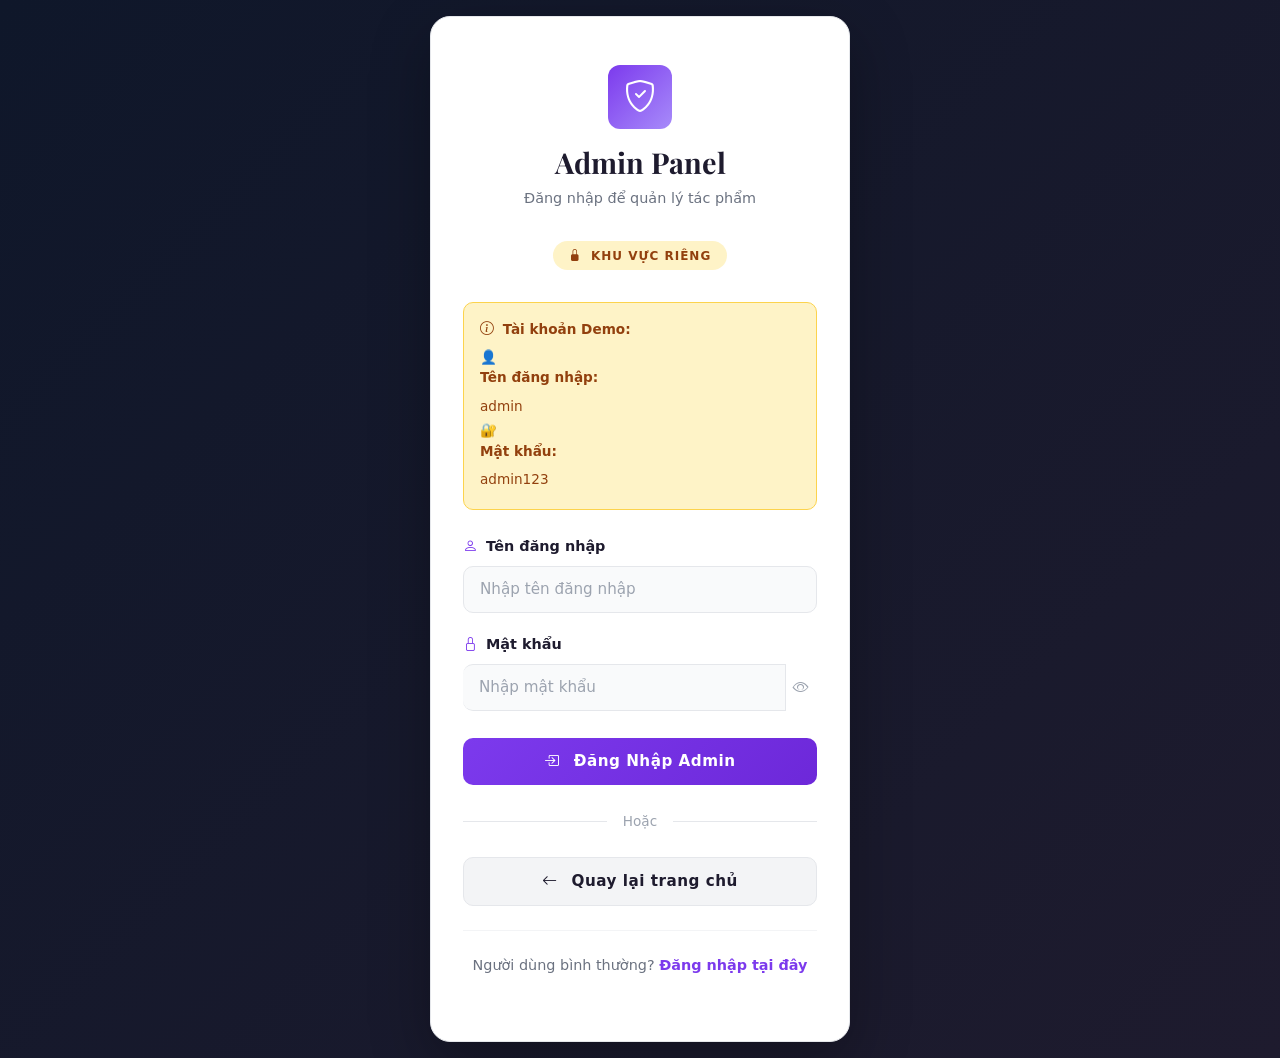
<file: admin-login.html>
<!DOCTYPE html>
<html lang="vi">
<head>
    <meta charset="UTF-8">
    <meta name="viewport" content="width=device-width, initial-scale=1.0">
    <meta name="description" content="Admin Login - ArtGallery Admin Panel">
    <title>Admin Login — ArtGallery</title>

    <!-- Bootstrap 5 CSS -->
    <link href="https://cdn.jsdelivr.net/npm/bootstrap@5.3.3/dist/css/bootstrap.min.css" rel="stylesheet">
    <!-- Bootstrap Icons -->
    <link href="https://cdn.jsdelivr.net/npm/bootstrap-icons@1.11.3/font/bootstrap-icons.css" rel="stylesheet">
    <!-- Google Fonts -->
    <link rel="preconnect" href="https://fonts.googleapis.com">
    <link rel="preconnect" href="https://fonts.gstatic.com" crossorigin>
    <link href="https://fonts.googleapis.com/css2?family=Playfair+Display:wght@400;600;700&family=DM+Sans:wght@300;400;500;600;700&display=swap" rel="stylesheet">
    <!-- Custom CSS -->
    <link rel="stylesheet" href="./css/style.css">
    <style>
        /* Admin Auth Page */
        body.admin-auth-page {
            background: linear-gradient(135deg, #0f172a 0%, #1e1b2e 100%);
            min-height: 100vh;
            display: flex;
            align-items: center;
            justify-content: center;
            padding: 1rem;
        }

        .admin-auth-container {
            background: #ffffff;
            border-radius: 20px;
            box-shadow: 0 20px 60px rgba(0,0,0,0.3);
            padding: 3rem 2rem;
            width: 100%;
            max-width: 420px;
            border: 1px solid #e5e7eb;
        }

        @media(max-width: 575.98px) {
            .admin-auth-container {
                padding: 2rem 1.5rem;
                border-radius: 16px;
            }
        }

        .admin-auth-header {
            text-align: center;
            margin-bottom: 2rem;
        }

        .admin-auth-logo {
            width: 64px;
            height: 64px;
            background: linear-gradient(135deg, #7c3aed, #a78bfa);
            border-radius: 12px;
            display: flex;
            align-items: center;
            justify-content: center;
            color: #fff;
            font-size: 2rem;
            margin: 0 auto 1rem;
        }

        .admin-auth-header h2 {
            font-family: 'Playfair Display', serif;
            font-size: 1.8rem;
            font-weight: 700;
            color: #1e1b2e;
            margin-bottom: 0.5rem;
        }

        .admin-auth-header p {
            color: #6b7280;
            font-size: 0.9rem;
        }

        .admin-auth-header .badge {
            background: #fef3c7;
            color: #92400e;
            padding: 0.5rem 1rem;
            border-radius: 20px;
            font-size: 0.75rem;
            font-weight: 600;
            letter-spacing: 1px;
            text-transform: uppercase;
            margin-top: 1rem;
            display: inline-block;
        }

        .form-group {
            margin-bottom: 1.2rem;
        }

        .form-label {
            font-weight: 600;
            color: #1e1b2e;
            font-size: 0.9rem;
            margin-bottom: 0.5rem;
        }

        .form-control {
            border: 1.5px solid #e5e7eb;
            border-radius: 10px;
            padding: 0.7rem 1rem;
            font-size: 0.95rem;
            transition: all 0.3s ease;
            background: #f9fafb;
        }

        .form-control:focus {
            background: #ffffff;
            border-color: #7c3aed;
            box-shadow: 0 0 0 3px rgba(124, 58, 237, 0.1);
        }

        .form-control::placeholder {
            color: #9ca3af;
        }

        .btn-admin-auth {
            width: 100%;
            padding: 0.75rem 1.5rem;
            border: none;
            border-radius: 10px;
            font-weight: 600;
            font-size: 0.95rem;
            transition: all 0.3s ease;
            letter-spacing: 0.5px;
            margin-top: 0.5rem;
        }

        .btn-admin-login {
            background: linear-gradient(135deg, #7c3aed, #6d28d9);
            color: #fff;
        }

        .btn-admin-login:hover {
            background: linear-gradient(135deg, #6d28d9, #5b21b6);
            transform: translateY(-2px);
            box-shadow: 0 8px 20px rgba(124,58,237,0.3);
            color: #fff;
        }

        .btn-admin-back {
            background: #f3f4f6;
            color: #1e1b2e;
            border: 1.5px solid #e5e7eb;
            margin-top: 0;
        }

        .btn-admin-back:hover {
            background: #e5e7eb;
            color: #1e1b2e;
        }

        .admin-auth-divider {
            text-align: center;
            margin: 1.5rem 0;
            position: relative;
        }

        .admin-auth-divider::before {
            content: '';
            position: absolute;
            top: 50%;
            left: 0;
            right: 0;
            height: 1px;
            background: #e5e7eb;
        }

        .admin-auth-divider span {
            background: #fff;
            padding: 0 1rem;
            color: #9ca3af;
            font-size: 0.85rem;
            position: relative;
        }

        .admin-auth-footer {
            text-align: center;
            margin-top: 1.5rem;
            padding-top: 1.5rem;
            border-top: 1px solid #f3f4f6;
        }

        .admin-auth-footer p {
            color: #6b7280;
            font-size: 0.9rem;
        }

        .admin-auth-footer a {
            color: #7c3aed;
            text-decoration: none;
            font-weight: 600;
            transition: color 0.3s ease;
        }

        .admin-auth-footer a:hover {
            color: #6d28d9;
        }

        .alert-error {
            background: rgba(220,38,38,0.05);
            border: 1.5px solid rgba(220,38,38,0.2);
            color: #b91c1c;
            border-radius: 10px;
            padding: 0.75rem 1rem;
            margin-bottom: 1rem;
            font-size: 0.9rem;
            display: none;
        }

        .alert-error.show {
            display: block;
            animation: slideDown 0.3s ease;
        }

        .alert-success {
            background: rgba(22,163,74,0.05);
            border: 1.5px solid rgba(22,163,74,0.2);
            color: #166534;
            border-radius: 10px;
            padding: 0.75rem 1rem;
            margin-bottom: 1rem;
            font-size: 0.9rem;
            display: none;
        }

        .alert-success.show {
            display: block;
            animation: slideDown 0.3s ease;
        }

        @keyframes slideDown {
            from {
                opacity: 0;
                transform: translateY(-10px);
            }
            to {
                opacity: 1;
                transform: translateY(0);
            }
        }

        .btn-toggle-password {
            background: none;
            border: none;
            color: #9ca3af;
            cursor: pointer;
            padding: 0 0.5rem;
        }

        .btn-toggle-password:hover {
            color: #7c3aed;
        }

        .input-group-text {
            background: #f9fafb;
            border: 1.5px solid #e5e7eb;
            border-right: none;
            color: #9ca3af;
        }

        .form-control.with-icon {
            border-left: none;
        }

        .form-control.with-icon:focus {
            border-left: none;
        }

        .demo-credentials {
            background: #fef3c7;
            border: 1px solid #fcd34d;
            border-radius: 10px;
            padding: 1rem;
            margin-bottom: 1.5rem;
            font-size: 0.85rem;
            color: #92400e;
        }

        .demo-credentials strong {
            display: block;
            margin-bottom: 0.5rem;
            font-weight: 700;
        }

        .demo-credentials .cred {
            margin: 0.25rem 0;
        }

        .icon-admin-accent {
            color: #7c3aed;
        }
    </style>
</head>
<body class="admin-auth-page">

    <div class="admin-auth-container">
        <!-- Header -->
        <div class="admin-auth-header">
            <div class="admin-auth-logo">
                <i class="bi bi-shield-check"></i>
            </div>
            <h2>Admin Panel</h2>
            <p>Đăng nhập để quản lý tác phẩm</p>
            <span class="badge"><i class="bi bi-lock-fill me-1"></i> Khu vực riêng</span>
        </div>

        <!-- Demo Credentials -->
        <div class="demo-credentials">
            <strong><i class="bi bi-info-circle me-1"></i> Tài khoản Demo:</strong>
            <div class="cred">👤 <strong>Tên đăng nhập:</strong> admin</div>
            <div class="cred">🔐 <strong>Mật khẩu:</strong> admin123</div>
        </div>

        <!-- Alerts -->
        <div id="alert-error" class="alert-error" role="alert">
            <i class="bi bi-exclamation-circle me-2"></i>
            <span id="alert-error-text"></span>
        </div>
        <div id="alert-success" class="alert-success" role="alert">
            <i class="bi bi-check-circle me-2"></i>
            <span id="alert-success-text"></span>
        </div>

        <!-- Login Form -->
        <form id="admin-login-form" onsubmit="handleAdminLogin(event)">
            <div class="form-group">
                <label for="admin-username" class="form-label">
                    <i class="bi bi-person me-1 icon-admin-accent"></i> Tên đăng nhập
                </label>
                <input type="text" class="form-control" id="admin-username" placeholder="Nhập tên đăng nhập" required>
            </div>

            <div class="form-group">
                <label for="admin-password" class="form-label">
                    <i class="bi bi-lock me-1 icon-admin-accent"></i> Mật khẩu
                </label>
                <div class="input-group">
                    <input type="password" class="form-control with-icon" id="admin-password" placeholder="Nhập mật khẩu" required>
                    <button class="btn-toggle-password" type="button" id="toggle-admin-password" title="Hiện/ẩn mật khẩu">
                        <i class="bi bi-eye"></i>
                    </button>
                </div>
            </div>

            <button type="submit" class="btn btn-admin-auth btn-admin-login">
                <i class="bi bi-box-arrow-in-right me-2"></i> Đăng Nhập Admin
            </button>

            <div class="admin-auth-divider">
                <span>Hoặc</span>
            </div>

            <button type="button" class="btn btn-admin-auth btn-admin-back" onclick="window.location.href='index.html'">
                <i class="bi bi-arrow-left me-2"></i> Quay lại trang chủ
            </button>
        </form>

        <!-- Footer -->
        <div class="admin-auth-footer">
            <p>
                Người dùng bình thường?
                <a href="login.html"><strong>Đăng nhập tại đây</strong></a>
            </p>
        </div>
    </div>

    <!-- Scripts -->
    <script src="js/auth.js"></script>
    <script>
        // Toggle password visibility
        function setupPasswordToggle(toggleBtn, inputField) {
            if (toggleBtn) {
                toggleBtn.addEventListener('click', function() {
                    const isPassword = inputField.type === 'password';
                    inputField.type = isPassword ? 'text' : 'password';
                    toggleBtn.innerHTML = `<i class="bi bi-${isPassword ? 'eye-slash' : 'eye'}"></i>`;
                });
            }
        }

        // Setup password toggle
        setupPasswordToggle(
            document.getElementById('toggle-admin-password'),
            document.getElementById('admin-password')
        );

        // Show alert
        function showAlert(type, message) {
            const errorAlert = document.getElementById('alert-error');
            const successAlert = document.getElementById('alert-success');
            
            if (type === 'error') {
                document.getElementById('alert-error-text').textContent = message;
                errorAlert.classList.add('show');
                successAlert.classList.remove('show');
            } else if (type === 'success') {
                document.getElementById('alert-success-text').textContent = message;
                successAlert.classList.add('show');
                errorAlert.classList.remove('show');
            }
        }

        // Clear alerts
        function clearAlerts() {
            document.getElementById('alert-error').classList.remove('show');
            document.getElementById('alert-success').classList.remove('show');
        }

        // Handle admin login
        function handleAdminLogin(e) {
            e.preventDefault();
            clearAlerts();

            const username = document.getElementById('admin-username').value.trim();
            const password = document.getElementById('admin-password').value;

            if (!username || !password) {
                showAlert('error', 'Vui lòng điền đầy đủ thông tin');
                return;
            }

            const result = auth.loginAdmin(username, password);
            
            if (result.success) {
                showAlert('success', result.message);
                setTimeout(() => {
                    window.location.href = 'admin.html';
                }, 1000);
            } else {
                showAlert('error', result.message);
            }
        }

        // Check if already logged in as admin
        window.addEventListener('load', function() {
            if (auth.isAdminLoggedIn()) {
                window.location.href = 'admin.html';
            }
        });
    </script>
</body>
</html>
</file>
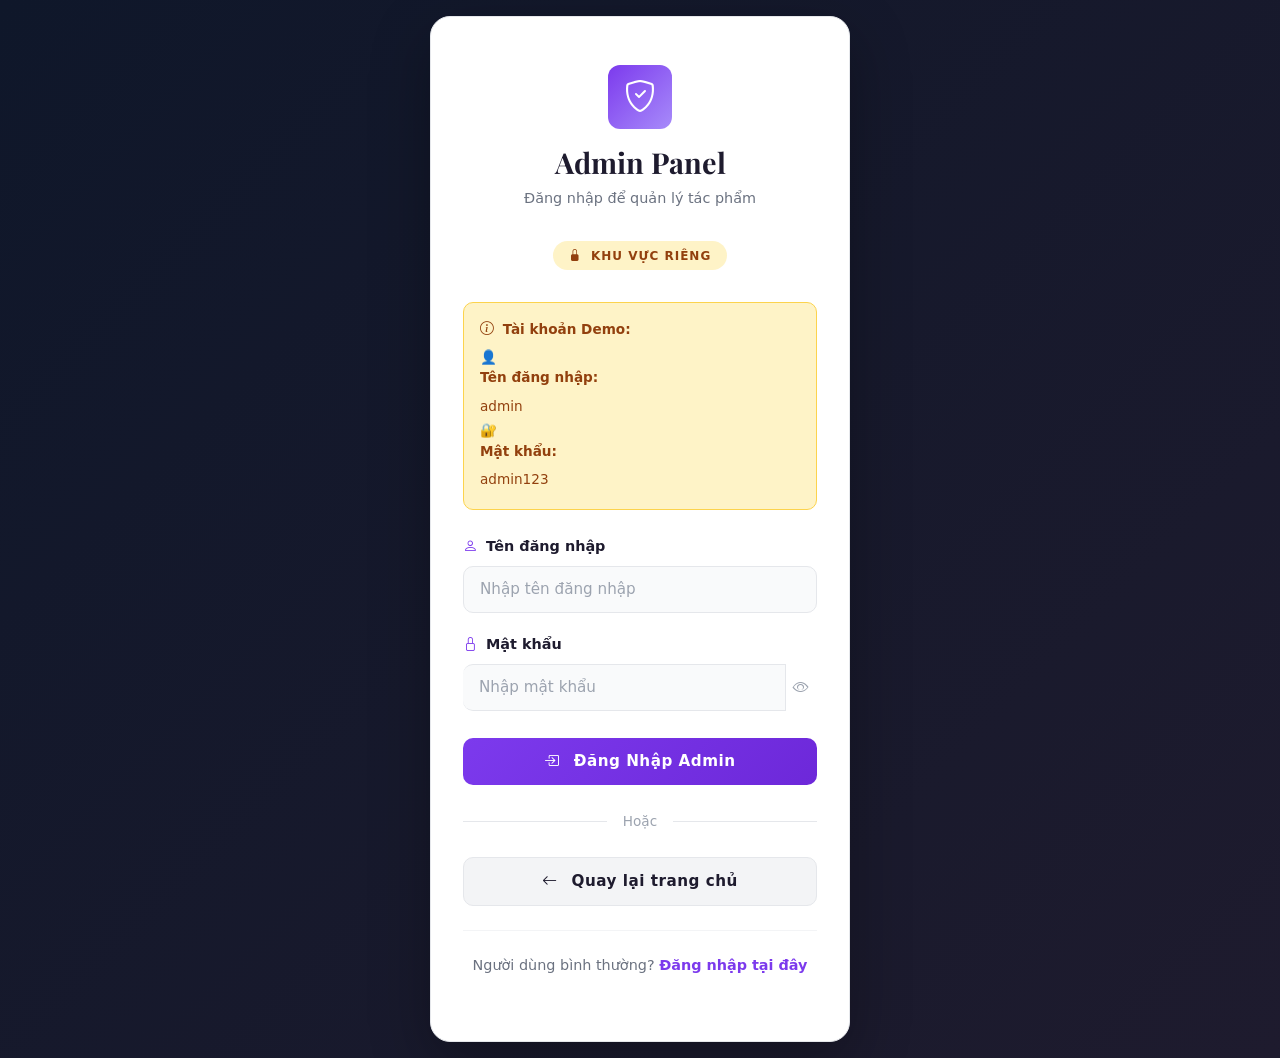
<file: admin.html>
<!DOCTYPE html>
<html lang="vi">
<head>
    <meta charset="UTF-8">
    <meta name="viewport" content="width=device-width, initial-scale=1.0">
    <meta name="description" content="ArtGallery Admin — Quản lý tác phẩm nghệ thuật.">
    <title>ArtGallery — Bảng Quản Trị</title>

    <link href="https://cdn.jsdelivr.net/npm/bootstrap@5.3.3/dist/css/bootstrap.min.css" rel="stylesheet">
    <link href="https://cdn.jsdelivr.net/npm/bootstrap-icons@1.11.3/font/bootstrap-icons.css" rel="stylesheet">
    <link rel="preconnect" href="https://fonts.googleapis.com">
    <link rel="preconnect" href="https://fonts.gstatic.com" crossorigin>
    <link href="https://fonts.googleapis.com/css2?family=Playfair+Display:wght@400;600;700&family=DM+Sans:wght@300;400;500;600;700&display=swap" rel="stylesheet">
    <link rel="stylesheet" href="./css/style.css">

    <style>
        /* ── Submissions section ── */
        .sub-filter-row {
            display: flex; gap: .5rem; flex-wrap: wrap;
            margin-bottom: 1rem;
        }
        .sub-filter-btn {
            padding: .35rem .85rem; border-radius: 20px; font-size: .82rem;
            border: 1.5px solid #e5e7eb; background: #fff; color: #6b7280;
            cursor: pointer; font-weight: 500; transition: all .2s;
        }
        .sub-filter-btn:hover, .sub-filter-btn.active { background: #1e293b; color: #fff; border-color: #1e293b; }
        .sub-filter-btn.active-warning { background: #f59e0b; color: #fff; border-color: #f59e0b; }

        .submissions-table th { font-size: .78rem; font-weight: 700; text-transform: uppercase; letter-spacing: .5px; }
        .submissions-table td { vertical-align: middle; font-size: .85rem; }
        .sub-thumbnail { width: 52px; height: 52px; object-fit: cover; border-radius: 8px; }

        .stat-card-orange .stat-icon { background: rgba(249,115,22,.1); color: #f97316; }

        /* pending badge pulse */
        .pending-pulse {
            display: inline-block;
            animation: pulseBadge 1.5s ease-in-out infinite;
        }
        @keyframes pulseBadge {
            0%, 100% { transform: scale(1); opacity: 1; }
            50% { transform: scale(1.15); opacity: .85; }
        }
    </style>
</head>
<body class="admin-page">

<div class="admin-wrapper">

    <!-- ═══ Sidebar ═══ -->
    <aside class="admin-sidebar" id="admin-sidebar">
        <div class="sidebar-brand">
            <div class="sidebar-brand-icon"><i class="bi bi-palette2"></i></div>
            <div><h5>ArtGallery</h5><small>Admin Panel</small></div>
        </div>

        <nav class="sidebar-nav">
            <div class="sidebar-nav-label">Điều hướng</div>
            <a href="#" class="sidebar-nav-link active" data-tab="artworks">
                <i class="bi bi-speedometer2"></i> Dashboard
            </a>
            <a href="#" class="sidebar-nav-link" data-tab="artworks" onclick="document.getElementById('artworks-table-section').scrollIntoView({behavior:'smooth'})">
                <i class="bi bi-easel"></i> Tác phẩm
            </a>
            <a href="#" class="sidebar-nav-link" data-tab="artworks" onclick="document.getElementById('form-section').scrollIntoView({behavior:'smooth'})">
                <i class="bi bi-plus-square"></i> Thêm mới
            </a>
            <!-- Submissions tab -->
            <a href="#" class="sidebar-nav-link" data-tab="submissions">
                <i class="bi bi-inbox"></i> Yêu cầu duyệt
                <span id="submissions-badge" class="badge bg-warning text-dark ms-auto pending-pulse" style="display:none;font-size:.7rem">0</span>
            </a>

            <div class="sidebar-nav-label mt-3">Khác</div>
            <a href="index.html" class="sidebar-nav-link">
                <i class="bi bi-house-door"></i> Xem Gallery
            </a>
        </nav>

        <div class="sidebar-footer">
            <i class="bi bi-code-slash me-1"></i> ArtGallery v1.0
        </div>
    </aside>

    <!-- Sidebar overlay for mobile -->
    <div class="sidebar-overlay" id="sidebar-overlay"></div>

    <!-- ═══ Main Content ═══ -->
    <main class="admin-main">

        <!-- ── Header ── -->
        <header class="admin-header">
            <div class="d-flex align-items-center gap-3">
                <button class="sidebar-toggle" id="sidebar-toggle" title="Toggle sidebar">
                    <i class="bi bi-list"></i>
                </button>
                <h4 id="admin-page-title"><i class="bi bi-speedometer2 me-2"></i> Dashboard</h4>
            </div>
            <div class="admin-header-actions">
                <a href="index.html" class="btn btn-sm btn-outline-primary">
                    <i class="bi bi-eye me-1"></i> Xem Gallery
                </a>
                <button onclick="logoutAdmin()" class="btn btn-sm btn-outline-danger">
                    <i class="bi bi-box-arrow-right me-1"></i> Đăng xuất
                </button>
            </div>
        </header>

        <!-- ── Alerts ── -->
        <div id="admin-alerts" class="admin-alerts-container"></div>

        <div class="admin-content">

            <!-- ══ Statistics ══ -->
            <div class="row g-3 mb-4">
                <div class="col-6 col-md-3 col-xl">
                    <div class="stat-card">
                        <div class="stat-icon blue"><i class="bi bi-easel-fill"></i></div>
                        <div class="stat-info"><h3 id="stat-total">0</h3><p>Tổng tác phẩm</p></div>
                    </div>
                </div>
                <div class="col-6 col-md-3 col-xl">
                    <div class="stat-card">
                        <div class="stat-icon green"><i class="bi bi-check-circle-fill"></i></div>
                        <div class="stat-info"><h3 id="stat-approved">0</h3><p>Đã duyệt</p></div>
                    </div>
                </div>
                <div class="col-6 col-md-3 col-xl">
                    <div class="stat-card">
                        <div class="stat-icon warning"><i class="bi bi-hourglass-split"></i></div>
                        <div class="stat-info"><h3 id="stat-pending">0</h3><p>Chờ duyệt</p></div>
                    </div>
                </div>
                <div class="col-6 col-md-3 col-xl">
                    <div class="stat-card">
                        <div class="stat-icon red"><i class="bi bi-heart-fill"></i></div>
                        <div class="stat-info"><h3 id="stat-likes">0</h3><p>Lượt thích</p></div>
                    </div>
                </div>
            </div>

            <!-- ══ ARTWORKS SECTION ══ -->
            <div id="artworks-section">
                <div class="row g-4">
                    <!-- Add / Edit Form -->
                    <div class="col-lg-4" id="form-section">
                        <div class="panel-card">
                            <div class="panel-card-header">
                                <h5 id="form-title">
                                    <i class="bi bi-plus-circle text-primary"></i> Thêm tác phẩm mới
                                </h5>
                            </div>
                            <div class="panel-card-body">
                                <form id="artwork-form" class="admin-form" novalidate>
                                    <div class="mb-3">
                                        <label for="input-title" class="form-label">Tiêu đề <span class="text-danger">*</span></label>
                                        <input type="text" class="form-control" id="input-title" placeholder="Nhập tiêu đề tác phẩm">
                                    </div>
                                    <div class="mb-3">
                                        <label for="input-artist" class="form-label">Nghệ sĩ <span class="text-danger">*</span></label>
                                        <input type="text" class="form-control" id="input-artist" placeholder="Nhập tên nghệ sĩ">
                                    </div>
                                    <div class="mb-3">
                                        <label for="input-style" class="form-label">Phong cách</label>
                                        <select class="form-select" id="input-style">
                                            <option value="Sơn dầu">Sơn dầu</option>
                                            <option value="Màu nước">Màu nước</option>
                                            <option value="Trừu tượng">Trừu tượng</option>
                                            <option value="Canvas">Canvas</option>
                                            <option value="Hiện đại">Hiện đại</option>
                                        </select>
                                    </div>
                                    <div class="mb-3">
                                        <label for="input-story" class="form-label">Cốt truyện / Mô tả</label>
                                        <textarea class="form-control" id="input-story" rows="3" placeholder="Nhập cốt truyện hoặc thông điệp..."></textarea>
                                    </div>
                                    <div class="mb-3">
                                        <label for="input-imageUrl" class="form-label">URL Hình ảnh <span class="text-danger">*</span></label>
                                        <input type="url" class="form-control" id="input-imageUrl" placeholder="https://example.com/image.jpg">
                                    </div>
                                    <div class="mb-4">
                                        <div class="form-check form-switch">
                                            <input class="form-check-input" type="checkbox" id="input-approved" checked>
                                            <label class="form-check-label" for="input-approved">Duyệt hiển thị</label>
                                        </div>
                                    </div>
                                    <div class="d-flex gap-2">
                                        <button type="submit" class="btn btn-primary flex-grow-1" id="btn-submit">
                                            <i class="bi bi-plus-circle me-1"></i> Thêm tác phẩm
                                        </button>
                                        <button type="button" class="btn btn-outline-secondary btn-cancel-edit-hidden" id="btn-cancel-edit">
                                            <i class="bi bi-x-lg"></i> Hủy
                                        </button>
                                    </div>
                                </form>
                            </div>
                        </div>
                    </div>

                    <!-- Artworks Table -->
                    <div class="col-lg-8" id="artworks-table-section">
                        <div class="panel-card">
                            <div class="panel-card-header">
                                <h5><i class="bi bi-table text-primary"></i> Danh sách tác phẩm</h5>
                            </div>
                            <div class="table-loading" id="table-loading">
                                <div class="spinner-border" role="status"><span class="visually-hidden">Đang tải...</span></div>
                                <p class="mt-2 text-muted">Đang tải dữ liệu...</p>
                            </div>
                            <div id="table-container" class="table-container-hidden">
                                <div class="table-responsive">
                                    <table class="admin-table">
                                        <thead>
                                            <tr>
                                                <th>Ảnh</th><th>Tiêu đề</th><th>Nghệ sĩ</th>
                                                <th>Phong cách</th><th>Lượt thích</th>
                                                <th>Trạng thái</th><th>Thao tác</th>
                                            </tr>
                                        </thead>
                                        <tbody id="artworks-tbody"></tbody>
                                    </table>
                                </div>
                            </div>
                        </div>
                    </div>
                </div>
            </div>

            <!-- ══ SUBMISSIONS SECTION ══ -->
            <div id="submissions-section" style="display:none">
                <div class="panel-card">
                    <div class="panel-card-header d-flex align-items-center justify-content-between flex-wrap gap-2">
                        <h5 class="mb-0">
                            <i class="bi bi-inbox text-warning"></i> Yêu cầu đăng tác phẩm
                            <span id="pending-count-label" class="ms-2 text-muted" style="font-size:.85rem;font-weight:400"></span>
                        </h5>
                        <!-- Filter buttons -->
                        <div class="sub-filter-row mb-0">
                            <button class="sub-filter-btn active" data-status="all" onclick="filterSubmissions('all')">Tất cả</button>
                            <button class="sub-filter-btn" data-status="pending" onclick="filterSubmissions('pending')">
                                <i class="bi bi-hourglass me-1"></i>Chờ duyệt
                            </button>
                            <button class="sub-filter-btn" data-status="approved" onclick="filterSubmissions('approved')">
                                <i class="bi bi-check2 me-1"></i>Đã duyệt
                            </button>
                            <button class="sub-filter-btn" data-status="rejected" onclick="filterSubmissions('rejected')">
                                <i class="bi bi-x me-1"></i>Từ chối
                            </button>
                        </div>
                    </div>

                    <div class="table-responsive">
                        <table class="admin-table submissions-table">
                            <thead>
                                <tr>
                                    <th>Ảnh</th>
                                    <th>Tiêu đề</th>
                                    <th>Nghệ sĩ</th>
                                    <th>Phong cách</th>
                                    <th>Người gửi</th>
                                    <th>Ngày gửi</th>
                                    <th>Trạng thái</th>
                                    <th>Thao tác</th>
                                </tr>
                            </thead>
                            <tbody id="submissions-tbody">
                                <tr>
                                    <td colspan="8" class="text-center text-muted py-5">
                                        <i class="bi bi-inbox fs-3 d-block mb-2"></i>
                                        Chưa có yêu cầu nào
                                    </td>
                                </tr>
                            </tbody>
                        </table>
                    </div>

                    <!-- Empty state hint -->
                    <div class="text-center py-2 pb-3" style="font-size:.82rem;color:#94a3b8">
                        <i class="bi bi-info-circle me-1"></i>
                        Người dùng đăng nhập có thể gửi yêu cầu đăng tác phẩm từ trang chủ.
                    </div>
                </div>
            </div>

        </div><!-- /admin-content -->
    </main>
</div>

<!-- ═══ Scripts ═══ -->
<script src="https://cdn.jsdelivr.net/npm/bootstrap@5.3.3/dist/js/bootstrap.bundle.min.js"></script>
<script src="js/auth.js"></script>
<script src="js/collections.js"></script>
<script src="js/utils.js"></script>
<script src="js/api.js"></script>
<script src="js/admin.js"></script>

<!-- Authentication check -->
<script>
    if (!auth.isAdminLoggedIn()) {
        window.location.href = 'admin-login.html';
    }
    function logoutAdmin() {
        if (confirm('Bạn chắc chắn muốn đăng xuất?')) {
            auth.logoutAdmin();
            window.location.href = 'admin-login.html';
        }
    }
</script>

<!-- Sidebar toggle -->
<script>
    document.addEventListener('DOMContentLoaded', function () {
        var toggle = document.getElementById('sidebar-toggle');
        var sidebar = document.getElementById('admin-sidebar');
        var overlay = document.getElementById('sidebar-overlay');

        if (toggle && sidebar && overlay) {
            toggle.addEventListener('click', function () {
                sidebar.classList.toggle('show');
                overlay.classList.toggle('show');
            });
            overlay.addEventListener('click', function () {
                sidebar.classList.remove('show');
                overlay.classList.remove('show');
            });
        }

        // Tab switching updates header title
        document.querySelectorAll('.sidebar-nav-link[data-tab]').forEach(function(link) {
            link.addEventListener('click', function(e) {
                if (this.getAttribute('data-tab') === 'submissions') {
                    document.getElementById('admin-page-title').innerHTML =
                        '<i class="bi bi-inbox me-2"></i> Yêu cầu duyệt tác phẩm';
                } else {
                    document.getElementById('admin-page-title').innerHTML =
                        '<i class="bi bi-speedometer2 me-2"></i> Dashboard';
                }
                document.querySelectorAll('.sidebar-nav-link[data-tab]').forEach(l => l.classList.remove('active'));
                this.classList.add('active');
            });
        });
    });
</script>
</body>
</html>
</file>
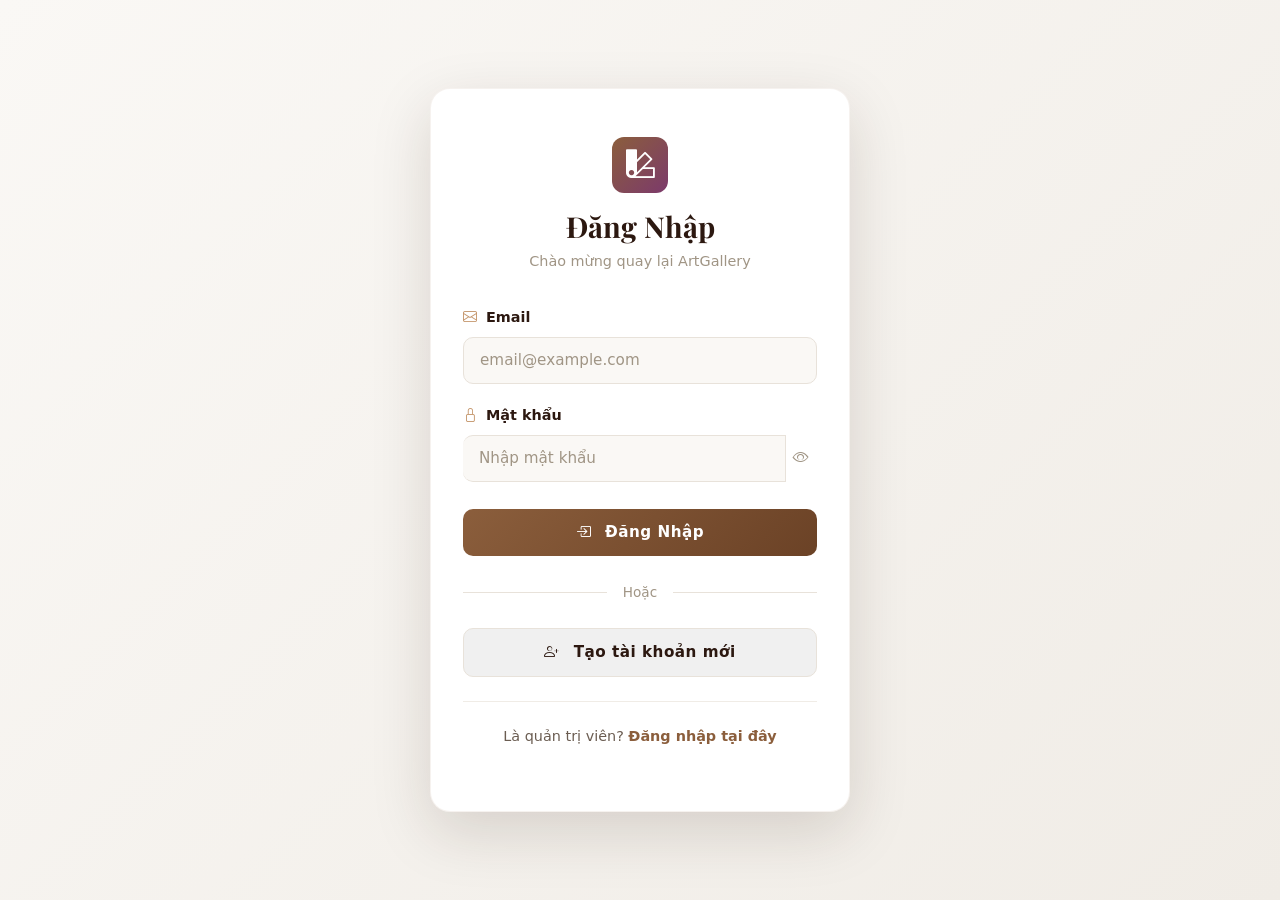
<file: login.html>
<!DOCTYPE html>
<html lang="vi">
<head>
    <meta charset="UTF-8">
    <meta name="viewport" content="width=device-width, initial-scale=1.0">
    <meta name="description" content="Đăng nhập/Đăng ký ArtGallery - Triển lãm nghệ thuật trực tuyến">
    <title>Đăng Nhập / Đăng Ký — ArtGallery</title>

    <!-- Bootstrap 5 CSS -->
    <link href="https://cdn.jsdelivr.net/npm/bootstrap@5.3.3/dist/css/bootstrap.min.css" rel="stylesheet">
    <!-- Bootstrap Icons -->
    <link href="https://cdn.jsdelivr.net/npm/bootstrap-icons@1.11.3/font/bootstrap-icons.css" rel="stylesheet">
    <!-- Google Fonts -->
    <link rel="preconnect" href="https://fonts.googleapis.com">
    <link rel="preconnect" href="https://fonts.gstatic.com" crossorigin>
    <link href="https://fonts.googleapis.com/css2?family=Playfair+Display:wght@400;600;700&family=DM+Sans:wght@300;400;500;600;700&display=swap" rel="stylesheet">
    <!-- Custom CSS -->
    <link rel="stylesheet" href="./css/style.css">
    <style>
        /* Auth Page Specific Styles */
        body.auth-page {
            background: linear-gradient(135deg, #faf8f5 0%, #f0ece6 100%);
            min-height: 100vh;
            display: flex;
            align-items: center;
            justify-content: center;
            padding: 1rem;
        }

        .auth-container {
            background: #ffffff;
            border-radius: 20px;
            box-shadow: 0 20px 60px rgba(44,24,16,0.15);
            padding: 3rem 2rem;
            width: 100%;
            max-width: 420px;
            border: 1px solid rgba(139,94,60,0.08);
        }

        @media(max-width: 575.98px) {
            .auth-container {
                padding: 2rem 1.5rem;
                border-radius: 16px;
            }
        }

        .auth-header {
            text-align: center;
            margin-bottom: 2rem;
        }

        .auth-logo {
            width: 56px;
            height: 56px;
            background: linear-gradient(135deg, #8b5e3c, #7c3a6b);
            border-radius: 12px;
            display: flex;
            align-items: center;
            justify-content: center;
            color: #fff;
            font-size: 1.8rem;
            margin: 0 auto 1rem;
        }

        .auth-header h2 {
            font-family: 'Playfair Display', serif;
            font-size: 1.8rem;
            font-weight: 700;
            color: #2c1810;
            margin-bottom: 0.5rem;
        }

        .auth-header p {
            color: #a09585;
            font-size: 0.9rem;
        }

        .form-group {
            margin-bottom: 1.2rem;
        }

        .form-label {
            font-weight: 600;
            color: #2c1810;
            font-size: 0.9rem;
            margin-bottom: 0.5rem;
        }

        .form-control {
            border: 1.5px solid #e8e2da;
            border-radius: 10px;
            padding: 0.7rem 1rem;
            font-size: 0.95rem;
            transition: all 0.3s ease;
            background: #faf8f5;
        }

        .form-control:focus {
            background: #ffffff;
            border-color: #c4956a;
            box-shadow: 0 0 0 3px rgba(196, 149, 106, 0.1);
        }

        .form-control::placeholder {
            color: #a09585;
        }

        .btn-auth {
            width: 100%;
            padding: 0.75rem 1.5rem;
            border: none;
            border-radius: 10px;
            font-weight: 600;
            font-size: 0.95rem;
            transition: all 0.3s ease;
            letter-spacing: 0.5px;
            margin-top: 0.5rem;
        }

        .btn-auth-primary {
            background: linear-gradient(135deg, #8b5e3c, #6b4226);
            color: #fff;
        }

        .btn-auth-primary:hover {
            background: linear-gradient(135deg, #6b4226, #5a3620);
            transform: translateY(-2px);
            box-shadow: 0 8px 20px rgba(139,94,60,0.25);
            color: #fff;
        }

        .btn-auth-secondary {
            background: #f0f0f0;
            color: #2c1810;
            border: 1.5px solid #e8e2da;
            margin-top: 0;
        }

        .btn-auth-secondary:hover {
            background: #e8e2da;
            color: #2c1810;
        }

        .auth-divider {
            text-align: center;
            margin: 1.5rem 0;
            position: relative;
        }

        .auth-divider::before {
            content: '';
            position: absolute;
            top: 50%;
            left: 0;
            right: 0;
            height: 1px;
            background: #e8e2da;
        }

        .auth-divider span {
            background: #fff;
            padding: 0 1rem;
            color: #a09585;
            font-size: 0.85rem;
            position: relative;
        }

        .auth-footer {
            text-align: center;
            margin-top: 1.5rem;
            padding-top: 1.5rem;
            border-top: 1px solid #f0ece6;
        }

        .auth-footer p {
            color: #6b5d52;
            font-size: 0.9rem;
        }

        .auth-footer a {
            color: #8b5e3c;
            text-decoration: none;
            font-weight: 600;
            transition: color 0.3s ease;
        }

        .auth-footer a:hover {
            color: #6b4226;
        }

        .alert-error {
            background: rgba(220,38,38,0.05);
            border: 1.5px solid rgba(220,38,38,0.2);
            color: #b91c1c;
            border-radius: 10px;
            padding: 0.75rem 1rem;
            margin-bottom: 1rem;
            font-size: 0.9rem;
            display: none;
        }

        .alert-error.show {
            display: block;
            animation: slideDown 0.3s ease;
        }

        .alert-success {
            background: rgba(22,163,74,0.05);
            border: 1.5px solid rgba(22,163,74,0.2);
            color: #166534;
            border-radius: 10px;
            padding: 0.75rem 1rem;
            margin-bottom: 1rem;
            font-size: 0.9rem;
            display: none;
        }

        .alert-success.show {
            display: block;
            animation: slideDown 0.3s ease;
        }

        @keyframes slideDown {
            from {
                opacity: 0;
                transform: translateY(-10px);
            }
            to {
                opacity: 1;
                transform: translateY(0);
            }
        }

        .toggle-form {
            display: none;
        }

        .toggle-form.active {
            display: block;
        }

        .input-group-text {
            background: #faf8f5;
            border: 1.5px solid #e8e2da;
            border-right: none;
            color: #a09585;
        }

        .form-control.with-icon {
            border-left: none;
        }

        .form-control.with-icon:focus {
            border-left: none;
        }

        .input-group-text:focus-within {
            border-color: #c4956a;
        }

        .btn-toggle-password {
            background: none;
            border: none;
            color: #a09585;
            cursor: pointer;
            padding: 0 0.5rem;
        }

        .btn-toggle-password:hover {
            color: #8b5e3c;
        }

        .icon-accent {
            color: #c4956a;
        }
    </style>
</head>
<body class="auth-page">

    <div class="auth-container">
        <!-- Header -->
        <div class="auth-header">
            <div class="auth-logo">
                <i class="bi bi-palette2"></i>
            </div>
            <h2 id="form-title">Đăng Nhập</h2>
            <p id="form-subtitle">Chào mừng quay lại ArtGallery</p>
        </div>

        <!-- Alerts -->
        <div id="alert-error" class="alert-error" role="alert">
            <i class="bi bi-exclamation-circle me-2"></i>
            <span id="alert-error-text"></span>
        </div>
        <div id="alert-success" class="alert-success" role="alert">
            <i class="bi bi-check-circle me-2"></i>
            <span id="alert-success-text"></span>
        </div>

        <!-- Login Form -->
        <form id="login-form" class="toggle-form active" onsubmit="handleLogin(event)">
            <div class="form-group">
                <label for="login-email" class="form-label">
                    <i class="bi bi-envelope me-1 icon-accent"></i> Email
                </label>
                <input type="email" class="form-control" id="login-email" placeholder="email@example.com" required>
            </div>

            <div class="form-group">
                <label for="login-password" class="form-label">
                    <i class="bi bi-lock me-1 icon-accent"></i> Mật khẩu
                </label>
                <div class="input-group">
                    <input type="password" class="form-control with-icon" id="login-password" placeholder="Nhập mật khẩu" required>
                    <button class="btn-toggle-password" type="button" id="toggle-login-password" title="Hiện/ẩn mật khẩu">
                        <i class="bi bi-eye"></i>
                    </button>
                </div>
            </div>

            <button type="submit" class="btn btn-auth btn-auth-primary">
                <i class="bi bi-box-arrow-in-right me-2"></i> Đăng Nhập
            </button>

            <div class="auth-divider">
                <span>Hoặc</span>
            </div>

            <button type="button" class="btn btn-auth btn-auth-secondary" onclick="toggleForm()">
                <i class="bi bi-person-plus me-2"></i> Tạo tài khoản mới
            </button>
        </form>

        <!-- Register Form -->
        <form id="register-form" class="toggle-form" onsubmit="handleRegister(event)">
            <div class="form-group">
                <label for="register-name" class="form-label">
                    <i class="bi bi-person me-1 icon-accent"></i> Họ và tên
                </label>
                <input type="text" class="form-control" id="register-name" placeholder="Nhập tên đầy đủ" required>
            </div>

            <div class="form-group">
                <label for="register-email" class="form-label">
                    <i class="bi bi-envelope me-1 icon-accent"></i> Email
                </label>
                <input type="email" class="form-control" id="register-email" placeholder="email@example.com" required>
            </div>

            <div class="form-group">
                <label for="register-password" class="form-label">
                    <i class="bi bi-lock me-1 icon-accent"></i> Mật khẩu
                </label>
                <div class="input-group">
                    <input type="password" class="form-control with-icon" id="register-password" placeholder="Ít nhất 6 ký tự" required>
                    <button class="btn-toggle-password" type="button" id="toggle-register-password" title="Hiện/ẩn mật khẩu">
                        <i class="bi bi-eye"></i>
                    </button>
                </div>
            </div>

            <div class="form-group">
                <label for="register-confirm" class="form-label">
                    <i class="bi bi-lock-check me-1 icon-accent"></i> Xác nhận mật khẩu
                </label>
                <div class="input-group">
                    <input type="password" class="form-control with-icon" id="register-confirm" placeholder="Xác nhận mật khẩu" required>
                    <button class="btn-toggle-password" type="button" id="toggle-register-confirm" title="Hiện/ẩn mật khẩu">
                        <i class="bi bi-eye"></i>
                    </button>
                </div>
            </div>

            <button type="submit" class="btn btn-auth btn-auth-primary">
                <i class="bi bi-person-check me-2"></i> Đăng Ký
            </button>

            <div class="auth-divider">
                <span>Hoặc</span>
            </div>

            <button type="button" class="btn btn-auth btn-auth-secondary" onclick="toggleForm()">
                <i class="bi bi-arrow-left me-2"></i> Quay lại đăng nhập
            </button>
        </form>

        <!-- Footer -->
        <div class="auth-footer">
            <p>
                Là quản trị viên? 
                <a href="admin-login.html"><strong>Đăng nhập tại đây</strong></a>
            </p>
        </div>
    </div>

    <!-- Scripts -->
    <script src="js/auth.js"></script>
    <script>
        // Toggle between login and register forms
        function toggleForm() {
            document.getElementById('login-form').classList.toggle('active');
            document.getElementById('register-form').classList.toggle('active');
            
            if (document.getElementById('login-form').classList.contains('active')) {
                document.getElementById('form-title').textContent = 'Đăng Nhập';
                document.getElementById('form-subtitle').textContent = 'Chào mừng quay lại ArtGallery';
            } else {
                document.getElementById('form-title').textContent = 'Đăng Ký';
                document.getElementById('form-subtitle').textContent = 'Tạo tài khoản mới';
            }
            
            clearAlerts();
        }

        // Toggle password visibility
        function setupPasswordToggle(toggleBtn, inputField) {
            if (toggleBtn) {
                toggleBtn.addEventListener('click', function() {
                    const isPassword = inputField.type === 'password';
                    inputField.type = isPassword ? 'text' : 'password';
                    toggleBtn.innerHTML = `<i class="bi bi-${isPassword ? 'eye-slash' : 'eye'}"></i>`;
                });
            }
        }

        // Setup password toggles
        setupPasswordToggle(
            document.getElementById('toggle-login-password'),
            document.getElementById('login-password')
        );
        setupPasswordToggle(
            document.getElementById('toggle-register-password'),
            document.getElementById('register-password')
        );
        setupPasswordToggle(
            document.getElementById('toggle-register-confirm'),
            document.getElementById('register-confirm')
        );

        // Show alert
        function showAlert(type, message) {
            const errorAlert = document.getElementById('alert-error');
            const successAlert = document.getElementById('alert-success');
            
            if (type === 'error') {
                document.getElementById('alert-error-text').textContent = message;
                errorAlert.classList.add('show');
                successAlert.classList.remove('show');
            } else if (type === 'success') {
                document.getElementById('alert-success-text').textContent = message;
                successAlert.classList.add('show');
                errorAlert.classList.remove('show');
            }
        }

        // Clear alerts
        function clearAlerts() {
            document.getElementById('alert-error').classList.remove('show');
            document.getElementById('alert-success').classList.remove('show');
        }

        // Handle login
        function handleLogin(e) {
            e.preventDefault();
            clearAlerts();

            const email = document.getElementById('login-email').value.trim();
            const password = document.getElementById('login-password').value;

            if (!email || !password) {
                showAlert('error', 'Vui lòng điền đầy đủ thông tin');
                return;
            }

            const result = auth.loginUser(email, password);
            
            if (result.success) {
                showAlert('success', result.message);
                setTimeout(() => {
                    window.location.href = 'index.html';
                }, 1000);
            } else {
                showAlert('error', result.message);
            }
        }

        // Handle register
        function handleRegister(e) {
            e.preventDefault();
            clearAlerts();

            const fullName = document.getElementById('register-name').value.trim();
            const email = document.getElementById('register-email').value.trim();
            const password = document.getElementById('register-password').value;
            const confirm = document.getElementById('register-confirm').value;

            if (!fullName || !email || !password || !confirm) {
                showAlert('error', 'Vui lòng điền đầy đủ thông tin');
                return;
            }

            if (password !== confirm) {
                showAlert('error', 'Mật khẩu xác nhận không khớp');
                return;
            }

            const result = auth.registerUser(email, password, fullName);
            
            if (result.success) {
                showAlert('success', result.message);
                
                // Clear form
                document.getElementById('register-form').reset();
                
                // Switch to login form after 1.5 seconds
                setTimeout(() => {
                    toggleForm();
                }, 1500);
            } else {
                showAlert('error', result.message);
            }
        }

        // Check if already logged in
        window.addEventListener('load', function() {
            if (auth.isUserLoggedIn()) {
                window.location.href = 'index.html';
            }
        });
    </script>
</body>
</html>
</file>
<file: css/style.css>
/* ═══════════════════════════════════════════════
   ArtGallery — Elegant Light Theme
   Warm cream gallery + Clean admin dashboard
   ═══════════════════════════════════════════════ */

@import url('https://fonts.googleapis.com/css2?family=Playfair+Display:ital,wght@0,400;0,500;0,600;0,700;1,400&family=DM+Sans:wght@300;400;500;600;700&family=Cormorant+Garamond:ital,wght@0,400;0,500;0,600;1,400&display=swap');

:root {
    /* Gallery (Light Elegant) */
    --gallery-bg: #faf8f5;
    --gallery-surface: #ffffff;
    --gallery-card: #ffffff;
    --gallery-border: #e8e2da;
    --gallery-border-light: #f0ece6;
    --accent: #8b5e3c;
    --accent-light: #c4956a;
    --accent-dark: #6b4226;
    --accent-bg: rgba(139,94,60,0.06);
    --gallery-navbar-bg: rgba(255,255,255,0.92);
    --surface-glass: rgba(255,255,255,0.85);
    --surface-glass-strong: rgba(255,255,255,0.7);
    --plum: #7c3a6b;
    --plum-light: #a85d94;
    --text-primary: #2c1810;
    --text-secondary: #6b5d52;
    --text-muted: #a09585;

    /* Admin */
    --admin-bg: #f0f2f5;
    --admin-surface: #ffffff;
    --admin-sidebar: #1e1b2e;
    --admin-sidebar-hover: #2d2945;
    --admin-accent: #7c3aed;
    --admin-accent-light: #a78bfa;
    --admin-text: #1e1b2e;
    --admin-text-muted: #6b7280;

    /* Shared */
    --danger: #dc2626;
    --success: #16a34a;
    --warning: #d97706;
    --transition: 0.3s cubic-bezier(0.4, 0, 0.2, 1);
    --radius: 16px;
    --shadow-sm: 0 1px 3px rgba(44,24,16,0.06);
    --shadow-md: 0 4px 16px rgba(44,24,16,0.08);
    --shadow-lg: 0 8px 32px rgba(44,24,16,0.12);
    --shadow-card: 0 2px 12px rgba(44,24,16,0.06);
}

html[data-theme="dark"] {
    color-scheme: dark;
    --gallery-bg: #0f172a;
    --gallery-surface: #111827;
    --gallery-card: #13203a;
    --gallery-border: rgba(148,163,184,0.22);
    --gallery-border-light: rgba(148,163,184,0.12);
    --accent: #fbbf24;
    --accent-light: #fb923c;
    --accent-dark: #f59e0b;
    --accent-bg: rgba(251,191,36,0.12);
    --plum: #c084fc;
    --plum-light: #d6bbfc;
    --text-primary: #f8fafc;
    --text-secondary: #cbd5e1;
    --text-muted: #94a3b8;

    --admin-bg: #0b1220;
    --admin-surface: #111827;
    --admin-sidebar: #0f172a;
    --admin-sidebar-hover: #15233a;
    --admin-accent: #8b5cf6;
    --admin-accent-light: #a78bfa;
    --admin-text: #f8fafc;
    --admin-text-muted: #94a3b8;

    --gallery-navbar-bg: rgba(15,23,42,0.92);
    --surface-glass: rgba(15,23,42,0.92);
    --surface-glass-strong: rgba(255,255,255,0.06);
    --shadow-card: 0 12px 40px rgba(0,0,0,0.35);
}

*{margin:0;padding:0;box-sizing:border-box}

/* ═══ PUBLIC GALLERY ═══ */

body.gallery-page {
    background: var(--gallery-bg);
    color: var(--text-primary);
    font-family: 'DM Sans', sans-serif;
    overflow-x: hidden;
    min-height: 100vh;
}

/* ── Navbar ── */
.gallery-navbar {
    background: var(--gallery-navbar-bg) !important;
    -webkit-backdrop-filter: blur(20px) saturate(1.2);
    backdrop-filter: blur(20px) saturate(1.2);
    border-bottom: 1px solid var(--gallery-border-light);
    box-shadow: 0 4px 20px rgba(139,94,60,0.05);
    padding: .8rem 0;
    transition: var(--transition);
}
html[data-theme="dark"] .gallery-navbar {
    box-shadow: 0 10px 32px rgba(0,0,0,0.35);
}
.gallery-navbar .navbar-brand {
    font-family: 'Playfair Display', serif;
    font-weight: 700; font-size: 1.5rem;
    color: var(--accent) !important;
    letter-spacing: 1.5px;
}
.gallery-navbar .navbar-brand i { color: var(--plum); margin-right: .4rem; }
.gallery-navbar .nav-link {
    color: var(--text-secondary) !important;
    font-weight: 500; padding: .5rem 1rem !important;
    transition: var(--transition); position: relative; font-size: .9rem;
}
.gallery-navbar .nav-link.btn {
    border: none; background: transparent; padding: .5rem 1rem !important;
}
#theme-toggle { display: flex; align-items: center; gap: .35rem; }
.gallery-navbar .nav-link:hover,
.gallery-navbar .nav-link.active { color: var(--accent) !important; }
.gallery-navbar .nav-link::after {
    content:''; position:absolute; bottom:0; left:50%; width:0; height:2px;
    background: linear-gradient(90deg, var(--plum), var(--accent));
    transition: var(--transition); transform: translateX(-50%); border-radius: 2px;
}
.gallery-navbar .nav-link:hover::after,
.gallery-navbar .nav-link.active::after { width:60%; }

/* ── Hero ── */
.hero-section {
    position: relative; padding: 160px 0 80px; text-align: center; overflow: hidden;
    background: linear-gradient(180deg, var(--gallery-surface) 0%, var(--gallery-bg) 100%);
}
.hero-bg-blobs {
    position: absolute; inset: 0; overflow: hidden; pointer-events: none; z-index: 0;
}
.hero-bg-blobs .blob {
    position: absolute; border-radius: 50%; filter: blur(60px);
    opacity: 0.6; animation: floatBlob 20s infinite alternate ease-in-out;
}
.hero-bg-blobs .blob-1 {
    width: 600px; height: 600px; background: rgba(230, 204, 185, 0.4);
    top: -200px; left: -100px; animation-delay: 0s;
}
.hero-bg-blobs .blob-2 {
    width: 500px; height: 500px; background: rgba(189, 161, 184, 0.35);
    bottom: -150px; right: -50px; animation-delay: -5s;
}
.hero-bg-blobs .blob-3 {
    width: 400px; height: 400px; background: rgba(245, 230, 211, 0.5);
    top: 50%; left: 50%; transform: translate(-50%, -50%); animation-delay: -10s;
}
@keyframes floatBlob {
    0% { transform: translate(0, 0) scale(1); }
    33% { transform: translate(30px, -50px) scale(1.1); }
    66% { transform: translate(-40px, 30px) scale(0.9); }
    100% { transform: translate(20px, 20px) scale(1); }
}
.hero-section::after {
    content:''; position:absolute; bottom:0; left:0; right:0; height:1px;
    background: linear-gradient(90deg, transparent 5%, var(--gallery-border) 50%, transparent 95%);
}
.hero-title {
    font-family: 'Playfair Display', serif; font-size: 4.2rem; font-weight: 700;
    color: var(--text-primary); margin-bottom: .5rem; letter-spacing: 3px;
    line-height: 1.1;
}
.hero-title .gold-accent {
    background: linear-gradient(135deg, var(--plum), var(--accent-light));
    -webkit-background-clip: text; -webkit-text-fill-color: transparent; background-clip: text;
}
.hero-divider {
    width: 80px; height: 2px; border: none; margin: 1.5rem auto;
    background: linear-gradient(90deg, var(--plum), var(--accent));
    border-radius: 2px;
}
.hero-tagline {
    font-family: 'Cormorant Garamond', serif; font-size: 1.3rem;
    color: var(--text-secondary); font-style: italic; letter-spacing: .5px;
    max-width: 520px; margin: 0 auto; line-height: 1.7;
}
.hero-subtitle {
    font-size: .78rem; color: var(--text-muted); margin-top: 1.2rem;
    letter-spacing: 5px; text-transform: uppercase;
}

/* ── Search Bar ── */
.search-section { padding: 1.5rem 0 0; }
.search-wrapper {
    position: relative; max-width: 500px; margin: 0 auto;
}
.search-wrapper i.search-icon {
    position: absolute; left: 18px; top: 50%; transform: translateY(-50%);
    color: var(--text-muted); font-size: 1rem; transition: var(--transition);
    pointer-events: none;
}
.search-wrapper .search-input {
    width: 100%; padding: 1rem 1.5rem 1rem 3.2rem;
    background: var(--surface-glass);
    -webkit-backdrop-filter: blur(12px);
    backdrop-filter: blur(12px);
    border: 1.5px solid rgba(255,255,255,0.6);
    border-radius: 50px; color: var(--text-primary); font-family: 'DM Sans', sans-serif;
    font-size: .95rem; outline: none; transition: var(--transition);
    box-shadow: 0 8px 32px rgba(139,94,60,0.08);
}
.search-wrapper .search-input::placeholder { color: var(--text-muted); }
.search-wrapper .search-input:focus {
    background: var(--gallery-surface); border-color: var(--accent-light);
    box-shadow: 0 12px 40px rgba(139,94,60,0.15);
    transform: translateY(-2px);
}
.search-wrapper .search-input:focus ~ i.search-icon { color: var(--accent); }
.search-wrapper .search-clear {
    position: absolute; right: 14px; top: 50%; transform: translateY(-50%);
    background: none; border: none; color: var(--text-muted); font-size: .9rem;
    cursor: pointer; display: none; transition: var(--transition);
}
.search-wrapper .search-clear:hover { color: var(--accent); }
.search-results-info {
    text-align: center; margin-top: .7rem; font-size: .8rem;
    color: var(--text-muted); letter-spacing: .5px; min-height: 1.2em;
}
.search-results-info .highlight { color: var(--accent); font-weight: 600; }

/* ── Filter Bar ── */
.filter-section {
    padding: 1.2rem 0 1.5rem; border-bottom: 1px solid var(--gallery-border-light);
    margin-bottom: 1.5rem;
}
.filter-section .section-label {
    font-family: 'Playfair Display', serif; color: var(--accent);
    font-size: .72rem; letter-spacing: 4px; text-transform: uppercase; margin-bottom: .7rem;
}
.filter-btn {
    background: var(--surface-glass-strong);
    -webkit-backdrop-filter: blur(5px);
    backdrop-filter: blur(5px);
    border: 1.5px solid var(--gallery-border-light);
    color: var(--text-secondary); padding: .5rem 1.25rem; border-radius: 30px;
    font-family: 'DM Sans', sans-serif; font-size: .85rem; font-weight: 500;
    cursor: pointer; transition: all 0.3s cubic-bezier(0.25, 0.8, 0.25, 1);
    margin: .25rem; box-shadow: 0 2px 10px rgba(0,0,0,0.02);
}
.filter-btn:hover {
    border-color: var(--accent-light); color: var(--accent);
    background: var(--gallery-surface); box-shadow: 0 6px 20px rgba(139,94,60,0.1);
    transform: translateY(-2px);
}
.filter-btn.active {
    background: linear-gradient(135deg, var(--accent), var(--plum));
    border-color: transparent; color: #fff; font-weight: 600;
    box-shadow: 0 8px 24px rgba(139,94,60,0.3);
    transform: translateY(-2px);
}
html[data-theme="dark"] .search-wrapper .search-input {
    background: rgba(15,23,42,0.92);
    border-color: rgba(148,163,184,0.2);
    box-shadow: 0 10px 30px rgba(0,0,0,0.35);
    color: var(--text-primary);
}
html[data-theme="dark"] .search-wrapper .search-input:focus {
    background: #111827;
}
html[data-theme="dark"] .filter-btn {
    background: rgba(255,255,255,0.05);
    border-color: rgba(148,163,184,0.15);
    color: var(--text-secondary);
    box-shadow: 0 8px 24px rgba(0,0,0,0.16);
}
html[data-theme="dark"] .filter-btn:hover {
    background: rgba(255,255,255,0.08);
}
html[data-theme="dark"] .artwork-card {
    box-shadow: var(--shadow-card);
}
html[data-theme="dark"] .card-img-overlay-gradient {
    background: linear-gradient(to top, rgba(15,23,42,0.95) 0%, transparent 100%);
}
html[data-theme="dark"] .gallery-navbar .nav-link {
    color: var(--text-secondary) !important;
}
html[data-theme="dark"] .gallery-navbar .nav-link:hover,
html[data-theme="dark"] .gallery-navbar .nav-link.active {
    color: var(--accent-light) !important;
}

/* ── Gallery Grid ── */
.gallery-section { padding: 1.5rem 0 4rem; }
.fade-transition { opacity: 0; transition: opacity .3s ease; }

/* ── Cards ── */
.artwork-card-wrapper {
    opacity: 0; transform: translateY(20px);
    transition: opacity .5s ease, transform .5s ease;
}
.artwork-card-wrapper.visible { opacity: 1; transform: translateY(0); }

.artwork-card {
    background: var(--gallery-card);
    border: 1px solid var(--gallery-border-light);
    border-radius: var(--radius); overflow: hidden;
    transition: transform var(--transition), box-shadow var(--transition), border-color var(--transition);
    box-shadow: var(--shadow-card);
}
.artwork-card:hover {
    transform: translateY(-8px);
    box-shadow: 0 12px 40px rgba(44,24,16,0.12);
    border-color: var(--accent-light);
}
.card-img-wrapper {
    position: relative; overflow: hidden; aspect-ratio: 3/4;
    background: var(--gallery-bg);
}
.card-img-wrapper img {
    width: 100%; height: 100%; object-fit: cover;
    transition: transform .6s cubic-bezier(.25,.46,.45,.94);
}
.artwork-card:hover .card-img-wrapper img { transform: scale(1.06); }
.card-img-overlay-gradient {
    position: absolute; bottom: 0; left: 0; right: 0; height: 40%;
    background: linear-gradient(to top, rgba(255,255,255,0.9) 0%, transparent 100%);
    pointer-events: none;
}
.style-badge {
    position: absolute; top: 12px; right: 12px;
    background: rgba(255,255,255,0.92);
    -webkit-backdrop-filter: blur(8px);
    color: var(--accent-dark); padding: .2rem .65rem; border-radius: 20px;
    font-size: .62rem; font-weight: 700; letter-spacing: 1px; text-transform: uppercase;
    backdrop-filter: blur(8px); z-index: 2;
    border: 1px solid rgba(139,94,60,0.15);
}
.artwork-card .card-body { padding: 1.1rem 1.2rem 1.2rem; }
.artwork-card .card-title {
    font-family: 'Playfair Display', serif; font-size: 1.02rem; font-weight: 600;
    color: var(--text-primary); margin-bottom: .35rem; line-height: 1.35;
}
.artwork-card .card-artist {
    font-size: .8rem; color: var(--text-secondary); margin-bottom: .65rem;
}
.artwork-card .card-artist i { color: var(--accent-light); margin-right: .25rem; font-size: .72rem; }
/* ── Modal ── */
.artwork-modal-content {
    border: none; border-radius: var(--radius); overflow: hidden;
    background: var(--gallery-surface);
}
.artwork-modal-content .modal-header { padding: 1.5rem 1.5rem 0; z-index: 10; position: relative; }
.artwork-modal-content .modal-body { padding: 1.5rem; }
.artwork-modal-content #modal-img { width: 100%; height: auto; max-height: 500px; object-fit: cover; }
.artwork-modal-content .modal-story {
    font-size: .95rem; line-height: 1.7; color: var(--text-secondary);
    max-height: 250px; overflow-y: auto; padding-right: 10px; font-style: italic;
}
.artwork-modal-content .modal-story::-webkit-scrollbar { width: 4px; }
.artwork-modal-content .modal-story::-webkit-scrollbar-track { background: var(--gallery-bg); }
.artwork-modal-content .modal-story::-webkit-scrollbar-thumb { background: var(--gallery-border); border-radius: 2px; }
.card-footer-info {
    display: flex; justify-content: flex-end; align-items: center;
    padding-top: .65rem; border-top: 1px solid var(--gallery-border-light);
}

/* ── Like Button ── */
.btn-like {
    background: var(--gallery-bg); border: 1.5px solid var(--gallery-border);
    color: var(--text-muted); padding: .3rem .7rem; border-radius: 20px;
    font-size: .8rem; cursor: pointer; transition: var(--transition);
    display: flex; align-items: center; gap: .35rem;
}
.btn-like:hover {
    border-color: #e11d48; color: #e11d48;
    background: rgba(225,29,72,0.05); box-shadow: 0 2px 8px rgba(225,29,72,0.1);
}
.btn-like .bi-heart-fill { font-size: .82rem; transition: transform .2s ease; }
.btn-like:hover .bi-heart-fill { transform: scale(1.25); }
.liked-pulse {
    border-color: #e11d48 !important; color: #e11d48 !important;
    animation: heartPulse .6s ease;
}
.liked-pulse .bi-heart-fill { color: #e11d48 !important; }
@keyframes heartPulse {
    0%{transform:scale(1)}25%{transform:scale(1.35)}50%{transform:scale(.9)}75%{transform:scale(1.15)}100%{transform:scale(1)}
}

/* ── Loading ── */
.gallery-loading {
    display: flex; flex-direction: column; align-items: center;
    justify-content: center; padding: 5rem 0; gap: 1rem;
}
.gallery-loading .spinner-border {
    width: 2.5rem; height: 2.5rem;
    border-color: var(--accent); border-right-color: transparent;
}
.gallery-loading p { color: var(--text-muted); font-size: .83rem; letter-spacing: 2px; }

/* ── Error ── */
.error-banner {
    display: none; background: rgba(220,38,38,0.06); border: 1px solid rgba(220,38,38,0.15);
    color: #b91c1c; border-radius: 12px; padding: 1rem 1.5rem; margin: 1rem 0;
    font-size: .88rem;
}

.text-gold { color: var(--accent) !important; }
.text-muted-light { color: var(--text-muted) !important; }

/* ── Footer ── */
.gallery-footer {
    background: var(--gallery-surface); border-top: 1px solid var(--gallery-border);
    padding: 2.5rem 0; text-align: center; color: var(--text-muted); font-size: .82rem;
}
.gallery-footer .gold-text {
    color: var(--accent); font-family: 'Playfair Display', serif; font-weight: 600;
}

/* ═══ ADMIN PANEL ═══ */

body.admin-page {
    background: var(--admin-bg); color: var(--admin-text);
    font-family: 'DM Sans', sans-serif; min-height: 100vh;
}
.admin-wrapper { display: flex; min-height: 100vh; }

.admin-sidebar {
    width: 260px; background: var(--admin-sidebar); color: #fff;
    position: fixed; top: 0; left: 0; height: 100vh; z-index: 1000;
    display: flex; flex-direction: column; transition: var(--transition); overflow-y: auto;
}
.sidebar-brand {
    padding: 1.5rem; border-bottom: 1px solid rgba(255,255,255,0.06);
    display: flex; align-items: center; gap: .75rem;
}
.sidebar-brand-icon {
    width: 40px; height: 40px;
    background: linear-gradient(135deg, var(--admin-accent), var(--admin-accent-light));
    border-radius: 10px; display: flex; align-items: center; justify-content: center;
    font-size: 1.2rem; color: #fff;
}
.sidebar-brand h5 { font-family:'Playfair Display',serif; margin:0; font-size:1.1rem; font-weight:700; }
.sidebar-brand small { font-size:.65rem; color:rgba(255,255,255,0.4); letter-spacing:1.5px; text-transform:uppercase; }
.sidebar-nav { padding: 1rem 0; flex: 1; }
.sidebar-nav-label {
    padding: .75rem 1.5rem .5rem; font-size: .65rem;
    color: rgba(255,255,255,0.3); letter-spacing: 2px; text-transform: uppercase;
}
.sidebar-nav-link {
    display: flex; align-items: center; gap: .75rem; padding: .7rem 1.5rem;
    color: rgba(255,255,255,0.6); text-decoration: none; font-size: .88rem;
    font-weight: 500; transition: var(--transition); border-left: 3px solid transparent;
}
.sidebar-nav-link:hover { background: var(--admin-sidebar-hover); color: #fff; border-left-color: var(--admin-accent-light); }
.sidebar-nav-link.active { background: rgba(124,58,237,0.15); color: #fff; border-left-color: var(--admin-accent); }
.sidebar-nav-link i { font-size: 1.1rem; width: 20px; text-align: center; }
.sidebar-footer {
    padding: 1rem 1.5rem; border-top: 1px solid rgba(255,255,255,0.06);
    font-size: .72rem; color: rgba(255,255,255,0.3);
}

.admin-main { margin-left: 260px; flex: 1; padding: 0; min-height: 100vh; }

.admin-header {
    -webkit-backdrop-filter: blur(10px);
    background: rgba(255,255,255,0.95);
    backdrop-filter: blur(10px);
    border-bottom: 1px solid #e5e7eb;
    padding: 1rem 2rem; display: flex; justify-content: space-between;
    align-items: center; position: sticky; top: 0; z-index: 100;
    box-shadow: 0 4px 15px rgba(0,0,0,0.02);
}
.admin-header h4 { margin:0; font-weight:700; font-size:1.25rem; }
.admin-header-actions { display:flex; align-items:center; gap:1rem; }

.admin-content { padding: 2rem; }

.stat-card {
    background: var(--admin-surface); border-radius: 14px; padding: 1.5rem;
    box-shadow: var(--shadow-sm); border: 1px solid #e5e7eb;
    transition: var(--transition); display: flex; align-items: center; gap: 1rem;
}
.stat-card:hover { box-shadow: var(--shadow-md); transform: translateY(-3px); }
.stat-icon {
    width: 52px; height: 52px; border-radius: 12px;
    display: flex; align-items: center; justify-content: center; font-size: 1.3rem;
}
.stat-icon.blue { background: rgba(124,58,237,0.08); color: #7c3aed; }
.stat-icon.green { background: rgba(22,163,74,0.08); color: #16a34a; }
.stat-icon.red { background: rgba(220,38,38,0.08); color: #dc2626; }
.stat-info h3 { font-size:1.75rem; font-weight:700; margin:0; }
.stat-info p { margin:0; color:var(--admin-text-muted); font-size:.83rem; }

.panel-card {
    background: var(--admin-surface); border-radius: 14px;
    box-shadow: var(--shadow-sm); border: 1px solid #e5e7eb; overflow: hidden;
}
.panel-card-header {
    padding: 1.2rem 1.5rem; border-bottom: 1px solid #e5e7eb;
    display: flex; justify-content: space-between; align-items: center;
}
.panel-card-header h5 { margin:0; font-weight:700; font-size:1rem; display:flex; align-items:center; gap:.5rem; }
.panel-card-body { padding: 1.5rem; }

.admin-table { width:100%; border-collapse:collapse; }
.admin-table thead th {
    background: #f9fafb; font-size: .72rem; font-weight: 600; color: var(--admin-text-muted);
    text-transform: uppercase; letter-spacing: .5px; padding: .85rem 1rem;
    border-bottom: 2px solid #e5e7eb; white-space: nowrap;
}
.admin-table tbody td {
    padding: .8rem 1rem; vertical-align: middle;
    border-bottom: 1px solid #f3f4f6; font-size: .88rem;
}
.admin-table tbody tr { transition: background var(--transition); }
.admin-table tbody tr:nth-child(even) { background: #fafbfc; }
.admin-table tbody tr:hover { background: #f0f0ff; }
.table-thumbnail {
    width: 48px; height: 48px; object-fit: cover; border-radius: 8px; border: 2px solid #e5e7eb;
}

.admin-form .form-label { font-size:.83rem; font-weight:600; margin-bottom:.3rem; }
.admin-form .form-control, .admin-form .form-select {
    border-radius: 10px; border: 1.5px solid #e5e7eb; padding: .6rem .9rem;
    font-size: .88rem; transition: var(--transition);
}
.admin-form .form-control:focus, .admin-form .form-select:focus {
    border-color: var(--admin-accent); box-shadow: 0 0 0 3px rgba(124,58,237,0.1);
}
.admin-form .form-check-input:checked { background-color: var(--admin-accent); border-color: var(--admin-accent); }

.inline-error {
    color: var(--danger); font-size: .76rem; margin-top: .3rem;
    display: flex; align-items: center; gap: .25rem;
}
.inline-error::before { content: '⚠'; font-size: .7rem; }
.is-invalid { border-color: var(--danger) !important; box-shadow: 0 0 0 3px rgba(220,38,38,0.08) !important; }

.admin-alert { animation: slideIn .3s ease; border-radius: 10px; font-size: .88rem; border: none; }
@keyframes slideIn { from{opacity:0;transform:translateY(-10px)} to{opacity:1;transform:translateY(0)} }

.fade-out { opacity:0; transform:translateX(20px); transition:opacity .3s ease, transform .3s ease; }

.table-loading { text-align:center; padding:3rem; }
.table-loading .spinner-border { width:2.5rem; height:2.5rem; color:var(--admin-accent); }

.approve-toggle { font-size:.76rem; padding:.3rem .6rem; border-radius:6px; transition:var(--transition); }

/* ═══ RESPONSIVE DESIGN ═══ */

/* Extra Large Devices (1400px+) */
@media(min-width:1400px){
    .container { max-width: 1320px; }
    .hero-section { padding: 180px 0 90px; }
    .hero-title { font-size: 4.8rem; letter-spacing: 4px; }
    .search-wrapper { max-width: 600px; }
}

/* Large Devices (1200px - 1399px) */
@media(max-width:1399.98px) and (min-width:1200px){
    .hero-section { padding: 160px 0 80px; }
    .hero-title { font-size: 4.2rem; }
}

/* Large Tablets & Small Desktops (992px - 1199px) */
@media(max-width:1199.98px){
    .hero-section { padding: 140px 0 70px; }
    .hero-title { font-size: 3.5rem; letter-spacing: 2.5px; }
    .hero-tagline { font-size: 1.2rem; }
    .artwork-card .card-title { font-size: .95rem; }
    .admin-header { padding: 1rem 1.5rem; }
    .admin-content { padding: 1.5rem; }
    .stat-card { padding: 1.2rem; }
}

/* Tablets & Medium Devices (768px - 991px) */
@media(max-width:991.98px){
    /* Admin Layout */
    .admin-sidebar{
        transform:translateX(-100%);
        width: 240px;
        z-index: 1001;
    }
    .admin-sidebar.show{
        transform:translateX(0);
        box-shadow: 4px 0 30px rgba(0,0,0,0.15);
    }
    .admin-sidebar-overlay { display: none; }
    .admin-sidebar.show ~ .sidebar-overlay {
        display: block !important;
    }
    .admin-main{
        margin-left:0;
    }
    .sidebar-toggle{
        display:inline-flex !important;
    }
    
    /* Gallery Hero */
    .hero-title{font-size:2.8rem; letter-spacing: 2px;}
    .hero-tagline { font-size: 1.05rem; }
    .hero-section { padding: 120px 0 60px; }
    
    /* Navbar */
    .gallery-navbar .navbar-collapse {
        background: rgba(255, 255, 255, 0.98);
        padding: 1rem;
        border-radius: var(--radius);
        box-shadow: var(--shadow-md);
        margin-top: 1rem;
    }
    .gallery-navbar .nav-link {
        padding: .6rem 0.75rem !important;
        font-size: .85rem;
    }
    
    /* Filter Bar */
    .filter-section { padding: 1rem 0; }
    
    /* Cards */
    .artwork-card .card-title { font-size: .9rem; }
    .card-img-wrapper { aspect-ratio: 2/3; }
    
    /* Admin */
    .admin-header { padding: 0.75rem 1rem; }
    .admin-header h4 { font-size: 1.1rem; }
    .admin-content { padding: 1.25rem; }
    
    /* Stats */
    .stat-card { 
        padding: 1rem;
        flex-direction: column;
        text-align: center;
    }
    .stat-icon {
        width: 48px;
        height: 48px;
        font-size: 1.1rem;
    }
    .stat-info h3 { font-size: 1.5rem; }
    
    /* Table */
    .admin-table thead th {
        font-size: .65rem;
        padding: .6rem .5rem;
    }
    .admin-table tbody td {
        padding: .6rem .5rem;
        font-size: .8rem;
    }
    .table-thumbnail { width: 40px; height: 40px; }
    
    /* Forms */
    .admin-form .form-label { font-size: .75rem; }
    .admin-form .form-control, .admin-form .form-select {
        padding: .5rem .75rem;
        font-size: .8rem;
    }
    
    /* Chat */
    .chatbot-window {
        width: calc(100vw - 48px);
        bottom: 90px;
        right: 24px;
    }
}

/* Small Tablets (600px - 767px) */
@media(max-width:767.98px){
    /* Hero */
    .hero-title{font-size:2.4rem; letter-spacing: 1.5px;}
    .hero-tagline{font-size:1.1rem; max-width: 90%;}
    .hero-section { padding: 100px 0 50px; margin-top: 10px; }
    .hero-bg-blobs .blob { transform: scale(0.75); }
    
    /* Navbar */
    .gallery-navbar { padding: .6rem 0; }
    .gallery-navbar .navbar-brand { font-size: 1.3rem; }
    .gallery-navbar .nav-link { 
        padding: .5rem 0.6rem !important;
        font-size: .8rem;
    }
    
    /* Search */
    .search-section { padding: 1rem 0; }
    .search-wrapper { margin: 0 .5rem; max-width: 90%; }
    .search-wrapper .search-input { 
        padding: .85rem 1.4rem 0.85rem 2.8rem;
        font-size: .9rem;
    }
    
    /* Filter */
    .filter-section { padding: .8rem 0 1rem; }
    .section-label { font-size: .65rem; }
    #filter-bar {
        display: flex;
        overflow-x: auto;
        padding-bottom: 8px;
        justify-content: flex-start;
        gap: .3rem;
    }
    #filter-bar::-webkit-scrollbar { 
        height: 6px;
    }
    #filter-bar::-webkit-scrollbar-track {
        background: transparent;
    }
    #filter-bar::-webkit-scrollbar-thumb {
        background: var(--gallery-border);
        border-radius: 3px;
    }
    #filter-bar::-webkit-scrollbar-thumb:hover {
        background: var(--accent-light);
    }
    .filter-btn { 
        white-space: nowrap;
        flex-shrink: 0;
        padding: .4rem .9rem;
        font-size: .75rem;
    }
    
    /* Gallery Cards */
    .artwork-card { border-radius: 12px; }
    .artwork-card .card-body { padding: .9rem 1rem; }
    .artwork-card .card-title { font-size: .85rem; }
    .artwork-card .card-artist { font-size: .75rem; }
    .card-img-wrapper { aspect-ratio: 3/4; }
    .style-badge { 
        font-size: .55rem;
        padding: .15rem .5rem;
        top: 8px;
        right: 8px;
    }
    
    /* Modal */
    .artwork-modal-content #modal-img { max-height: 400px; }
    .artwork-modal-content .modal-story { font-size: .9rem; }
    
    /* Button */
    .btn-like {
        padding: .25rem .6rem;
        font-size: .75rem;
    }
    
    /* Admin */
    .admin-sidebar { width: 220px; }
    .sidebar-brand { padding: 1.2rem; }
    .sidebar-brand-icon { width: 36px; height: 36px; font-size: 1rem; }
    .sidebar-brand h5 { font-size: 1rem; }
    .sidebar-brand small { font-size: .6rem; }
    .sidebar-nav-link {
        padding: .6rem 1.2rem;
        font-size: .8rem;
        gap: .6rem;
    }
    .sidebar-nav-link i { font-size: 1rem; width: 18px; }
    
    .admin-header {
        padding: 0.65rem .8rem;
        flex-wrap: wrap;
        gap: .5rem;
    }
    .admin-header h4 { font-size: 1rem; }
    .admin-header-actions { gap: 0.5rem; }
    .admin-header-actions .btn {
        font-size: .75rem;
        padding: .35rem .6rem;
    }
    
    .admin-content { padding: 1rem; }
    
    .stat-card {
        padding: .9rem;
        border-radius: 12px;
        gap: .8rem;
        flex-direction: row;
    }
    .stat-icon {
        width: 44px;
        height: 44px;
        font-size: 1rem;
        flex-shrink: 0;
    }
    .stat-info h3 { font-size: 1.4rem; }
    .stat-info p { font-size: .75rem; }
    
    .panel-card { border-radius: 12px; }
    .panel-card-header { padding: 1rem; }
    .panel-card-header h5 { font-size: .95rem; }
    .panel-card-body { padding: 1rem; }
    
    .admin-table { font-size: .75rem; }
    .admin-table thead th {
        font-size: .6rem;
        padding: .5rem .4rem;
    }
    .admin-table tbody td {
        padding: .5rem .4rem;
        font-size: .75rem;
    }
    .table-thumbnail { width: 36px; height: 36px; }
    
    .admin-form .form-label { font-size: .7rem; margin-bottom: .25rem; }
    .admin-form .form-control, .admin-form .form-select {
        padding: .45rem .65rem;
        font-size: .75rem;
        border-radius: 8px;
    }
    
    .inline-error { font-size: .7rem; }
    
    /* Chat */
    .chatbot-widget { bottom: 16px; right: 16px; }
    .chatbot-toggler { width: 50px; height: 50px; font-size: 1.3rem; }
    .chatbot-window {
        width: calc(100vw - 40px);
        bottom: 70px;
        right: 20px;
        border-radius: 14px;
    }
    .chatbot-body { height: 250px; padding: .8rem; }
    .chatbot-header h6 { font-size: .95rem; }
    .chat-msg { font-size: .8rem; padding: .5rem .8rem; }
}

/* Mobile Devices (480px - 599px) */
@media(max-width:599.98px){
    /* Layout & Spacing */
    body { font-size: 14px; }
    .container { padding-left: .75rem; padding-right: .75rem; }
    
    /* Hero */
    .hero-title{
        font-size:2rem; 
        letter-spacing: 1px;
        margin-bottom: .3rem;
    }
    .hero-tagline{
        font-size:.95rem;
        max-width: 100%;
    }
    .hero-section { 
        padding: 80px 0 40px;
        margin-top: 15px;
    }
    .hero-divider { width: 60px; margin: 1rem auto; }
    .hero-subtitle { font-size: .7rem; letter-spacing: 3px; }
    .hero-bg-blobs .blob { transform: scale(0.5); }
    .hero-bg-blobs .blob-1 { width: 300px; height: 300px; }
    .hero-bg-blobs .blob-2 { width: 250px; height: 250px; }
    .hero-bg-blobs .blob-3 { width: 200px; height: 200px; }
    
    /* Navbar */
    .gallery-navbar { padding: .5rem 0; }
    .gallery-navbar .navbar-brand { 
        font-size: 1.1rem;
        letter-spacing: 0.5px;
    }
    .gallery-navbar .navbar-brand i { margin-right: .25rem; }
    .gallery-navbar .nav-link { 
        padding: .45rem 0.5rem !important;
        font-size: .75rem;
    }
    .gallery-navbar .nav-link i { font-size: .8rem; margin-right: .15rem; }
    
    /* Search */
    .search-section { padding: .8rem 0; }
    .search-wrapper { 
        margin: 0 .4rem;
        max-width: 100%;
    }
    .search-wrapper i.search-icon { left: 14px; font-size: .9rem; }
    .search-wrapper .search-input { 
        padding: .75rem 1.2rem 0.75rem 2.5rem;
        font-size: .85rem;
        border-radius: 40px;
    }
    .search-wrapper .search-clear { right: 12px; font-size: .8rem; }
    .search-results-info { font-size: .7rem; }
    
    /* Filter */
    .filter-section { 
        padding: .6rem 0 .8rem;
        border-bottom-width: 1px;
        margin-bottom: 1rem;
    }
    .section-label { 
        font-size: .6rem;
        letter-spacing: 2px;
        margin-bottom: .5rem;
    }
    #filter-bar {
        gap: .2rem;
        padding-bottom: 6px;
    }
    .filter-btn { 
        padding: .35rem .75rem;
        font-size: .7rem;
        border-radius: 25px;
        margin: 0;
    }
    .filter-btn.active { 
        font-weight: 600;
        box-shadow: 0 4px 16px rgba(139,94,60,0.2);
    }
    
    /* Gallery Grid - 2 columns on mobile */
    .gallery-section { padding: 1rem 0 2rem; }
    
    /* Gallery Cards */
    .artwork-card { 
        border-radius: 10px;
        border-width: 1px;
    }
    .artwork-card .card-body { 
        padding: .75rem .85rem;
    }
    .artwork-card .card-title { 
        font-size: .8rem;
        margin-bottom: .25rem;
        line-height: 1.3;
    }
    .artwork-card .card-artist { 
        font-size: .7rem;
        margin-bottom: .5rem;
    }
    .card-img-wrapper { aspect-ratio: 2.5/3.5; }
    .style-badge { 
        font-size: .5rem;
        padding: .1rem .4rem;
        top: 6px;
        right: 6px;
        border-radius: 15px;
    }
    
    .card-footer-info { 
        padding-top: .5rem;
        border-top-width: 1px;
    }
    
    .btn-like {
        padding: .2rem .5rem;
        font-size: .7rem;
        gap: .25rem;
        min-height: 28px;
    }
    .btn-like .bi-heart-fill { font-size: .75rem; }
    
    /* Modal */
    .artwork-modal-content { border-radius: 12px; }
    .artwork-modal-content .modal-header { padding: 1.2rem 1.2rem 0; }
    .artwork-modal-content .modal-body { padding: 1.2rem; }
    .artwork-modal-content #modal-img { max-height: 300px; }
    .artwork-modal-content .modal-story { 
        font-size: .85rem;
        max-height: 200px;
    }
    
    /* Admin */
    .admin-wrapper { flex-direction: column; }
    .admin-sidebar { 
        width: 200px;
        padding-bottom: 1rem;
    }
    .sidebar-brand { 
        padding: 1rem;
        gap: .6rem;
    }
    .sidebar-brand-icon { 
        width: 32px;
        height: 32px;
        font-size: .9rem;
    }
    .sidebar-brand h5 { font-size: .95rem; }
    .sidebar-brand small { font-size: .55rem; }
    .sidebar-nav-label { 
        padding: .6rem 1rem .4rem;
        font-size: .6rem;
    }
    .sidebar-nav-link {
        padding: .5rem 1rem;
        font-size: .75rem;
        gap: .5rem;
    }
    .sidebar-nav-link i { 
        font-size: .95rem;
        width: 16px;
    }
    .sidebar-footer {
        padding: .8rem 1rem;
        font-size: .65rem;
    }
    
    .admin-main { margin-left: 0; }
    
    .admin-header {
        padding: 0.6rem .7rem;
        gap: .3rem;
        position: sticky;
        top: 0;
    }
    .admin-header h4 {
        font-size: .95rem;
        margin: 0;
    }
    .admin-header h4 i { font-size: .9rem; margin-right: .3rem; }
    .admin-header-actions { 
        gap: .3rem;
        margin-left: auto;
    }
    .admin-header-actions .btn {
        font-size: .7rem;
        padding: .3rem .5rem;
        border-radius: 6px;
        white-space: nowrap;
    }
    
    .admin-content { 
        padding: .8rem;
        max-width: 100%;
    }
    
    .row.g-3 { gap: 0.5rem !important; }
    .col-6 { flex: 0 0 50%; }
    
    .stat-card {
        padding: .8rem;
        border-radius: 10px;
        gap: .6rem;
    }
    .stat-icon {
        width: 40px;
        height: 40px;
        font-size: .95rem;
        min-width: 40px;
    }
    .stat-info h3 { font-size: 1.3rem; }
    .stat-info p { font-size: .7rem; }
    
    .panel-card { border-radius: 10px; }
    .panel-card-header { 
        padding: .85rem;
        flex-direction: column;
        align-items: flex-start;
        gap: .5rem;
    }
    .panel-card-header h5 { 
        font-size: .9rem;
        margin: 0;
    }
    .panel-card-body { padding: .85rem; }
    
    .admin-table {
        font-size: .7rem;
        word-break: break-word;
    }
    .admin-table thead th {
        font-size: .55rem;
        padding: .4rem .35rem;
        white-space: normal;
    }
    .admin-table tbody td {
        padding: .4rem .35rem;
        font-size: .7rem;
    }
    .table-thumbnail { width: 32px; height: 32px; }
    
    .admin-form .form-label { 
        font-size: .65rem;
        margin-bottom: .2rem;
        font-weight: 600;
    }
    .admin-form .form-control, 
    .admin-form .form-select {
        padding: .4rem .55rem;
        font-size: .7rem;
        border-radius: 6px;
        height: auto;
        min-height: 32px;
    }
    .admin-form .form-check-input {
        width: 1rem;
        height: 1rem;
    }
    
    .inline-error { 
        font-size: .65rem;
        gap: .2rem;
    }
    
    .approve-toggle {
        font-size: .7rem;
        padding: .25rem .5rem;
    }
    
    .admin-alert { font-size: .8rem; }
    
    /* Chat */
    .chatbot-widget { bottom: 12px; right: 12px; }
    .chatbot-toggler { 
        width: 48px;
        height: 48px;
        font-size: 1.2rem;
    }
    .chatbot-window {
        width: calc(100vw - 28px);
        bottom: 65px;
        right: 14px;
        max-height: 60vh;
    }
    .chatbot-header {
        padding: .8rem 1rem;
    }
    .chatbot-header h6 { 
        font-size: .9rem;
        margin: 0;
    }
    .chatbot-body { 
        height: 200px;
        padding: .7rem;
        gap: .6rem;
    }
    .chat-msg { 
        font-size: .75rem;
        padding: .4rem .7rem;
        max-width: 85%;
    }
    .chatbot-footer {
        padding: .6rem;
        gap: .4rem;
    }
    .chatbot-footer input {
        padding: .4rem .7rem;
        font-size: .75rem;
    }
    .chatbot-footer button {
        width: 32px;
        height: 32px;
        font-size: .9rem;
    }
    
    /* Alerts */
    #admin-alerts { 
        width: calc(100vw - 32px) !important;
        left: 16px !important;
        right: auto !important;
    }
    
    /* Buttons */
    .btn-sm {
        padding: .3rem .5rem !important;
        font-size: .7rem !important;
    }
    
    /* Tables - Horizontal Scroll */
    .table-responsive { 
        overflow-x: auto;
    }
}

/* Small Mobile (< 480px) */
@media(max-width:479.98px){
    /* Base */
    html { font-size: 13px; }
    .container { padding-left: .5rem; padding-right: .5rem; }
    
    /* Hero */
    .hero-title{
        font-size:1.7rem; 
        letter-spacing: .5px;
    }
    .hero-tagline{
        font-size:.85rem;
    }
    .hero-section { 
        padding: 70px 0 35px;
        margin-top: 20px;
    }
    .hero-bg-blobs .blob { transform: scale(0.35); }
    
    /* Gallery */
    .gallery-navbar .navbar-brand { font-size: 1rem; }
    .artwork-card .card-body { padding: .65rem .75rem; }
    .artwork-card .card-title { font-size: .75rem; }
    
    /* Admin */
    .sidebar-brand { padding: .9rem; }
    .admin-content { padding: .6rem; }
    .row.g-3 { gap: 0.3rem !important; }
}

body.gallery-page::-webkit-scrollbar{width:6px}
body.gallery-page::-webkit-scrollbar-track{background:var(--gallery-bg)}
body.gallery-page::-webkit-scrollbar-thumb{background:var(--gallery-border);border-radius:3px}
body.gallery-page::-webkit-scrollbar-thumb:hover{background:var(--accent-light)}

.sidebar-toggle{display:none;background:var(--admin-sidebar);border:none;color:#fff;padding:.5rem .75rem;border-radius:8px;font-size:1.2rem;cursor:pointer}
.sidebar-overlay{display:none;position:fixed;inset:0;background:rgba(0,0,0,0.4);z-index:999}
.sidebar-overlay.show{display:block}

/* ═══ CHATBOT WIDGET ═══ */
.chatbot-widget {
    position: fixed; bottom: 24px; right: 24px; z-index: 1050;
    font-family: 'DM Sans', sans-serif;
}
.chatbot-toggler {
    width: 56px; height: 56px; border-radius: 50%;
    background: linear-gradient(135deg, var(--accent), var(--plum));
    color: #fff; border: none; font-size: 1.5rem;
    box-shadow: var(--shadow-lg); cursor: pointer;
    transition: transform var(--transition), box-shadow var(--transition);
    display: flex; align-items: center; justify-content: center;
}
.chatbot-toggler:hover {
    transform: scale(1.08); box-shadow: 0 12px 24px rgba(124,58,107,0.3);
}
.chatbot-window {
    position: absolute; bottom: 75px; right: 0;
    width: 320px; background: var(--gallery-surface);
    border-radius: var(--radius); box-shadow: var(--shadow-lg);
    border: 1px solid var(--gallery-border-light);
    overflow: hidden; opacity: 0; transform: translateY(20px);
    pointer-events: none; transition: opacity 0.3s ease, transform 0.3s ease;
    display: flex; flex-direction: column;
}
.chatbot-widget.open .chatbot-window {
    opacity: 1; transform: translateY(0); pointer-events: all;
}
.chatbot-header {
    background: linear-gradient(135deg, var(--accent), var(--plum));
    color: #fff; padding: 1rem 1.2rem;
    display: flex; justify-content: space-between; align-items: center;
}
.chatbot-header h6 { margin: 0; font-weight: 600; font-size: 1rem; }
.chatbot-close {
    background: none; border: none; color: #fff; opacity: 0.8;
    cursor: pointer; transition: opacity 0.2s; font-size: 1.1rem;
}
.chatbot-close:hover { opacity: 1; }
.chatbot-body {
    height: 300px; padding: 1rem; overflow-y: auto;
    background: var(--gallery-bg); display: flex; flex-direction: column; gap: 0.8rem;
}
.chat-msg {
    max-width: 80%; padding: 0.6rem 0.9rem; border-radius: 14px;
    font-size: 0.85rem; line-height: 1.4; word-wrap: break-word;
}
.bot-msg {
    background: #fff; border: 1px solid var(--gallery-border);
    align-self: flex-start; border-bottom-left-radius: 4px;
}
.user-msg {
    background: var(--accent); color: #fff;
    align-self: flex-end; border-bottom-right-radius: 4px;
}
.chatbot-footer {
    padding: 0.8rem; background: #fff; border-top: 1px solid var(--gallery-border-light);
    display: flex; gap: 0.5rem;
}
.chatbot-footer input {
    flex: 1; padding: 0.5rem 0.8rem; border: 1px solid var(--gallery-border);
    border-radius: 20px; font-size: 0.85rem; outline: none; transition: var(--transition);
}
.chatbot-footer input:focus { border-color: var(--accent-light); }
.chatbot-footer button {
    background: var(--accent); color: #fff; border: none;
    width: 36px; height: 36px; border-radius: 50%; display: flex;
    align-items: center; justify-content: center; cursor: pointer;
    transition: background 0.2s;
}
.chatbot-footer button:hover { background: var(--plum); }

/* ═══ ADDITIONAL CLASSES ═══ */

/* Admin Alerts Container */
.admin-alerts-container {
    position: fixed;
    top: 70px;
    right: 20px;
    z-index: 9999;
    width: 380px;
}

/* Modal Style Badge */
.modal-style-badge {
    width: fit-content;
}

/* Modal Story Label */
.modal-story-label {
    letter-spacing: 2px;
    font-size: 0.8rem;
}

/* Stat Icon Warning */
.stat-icon.warning {
    background: rgba(217, 119, 6, 0.08);
    color: #d97706;
}

/* Button Cancel Edit Hidden */
.btn-cancel-edit-hidden {
    display: none;
}

/* Table Container Hidden */
.table-container-hidden {
    display: none;
}
</file>
